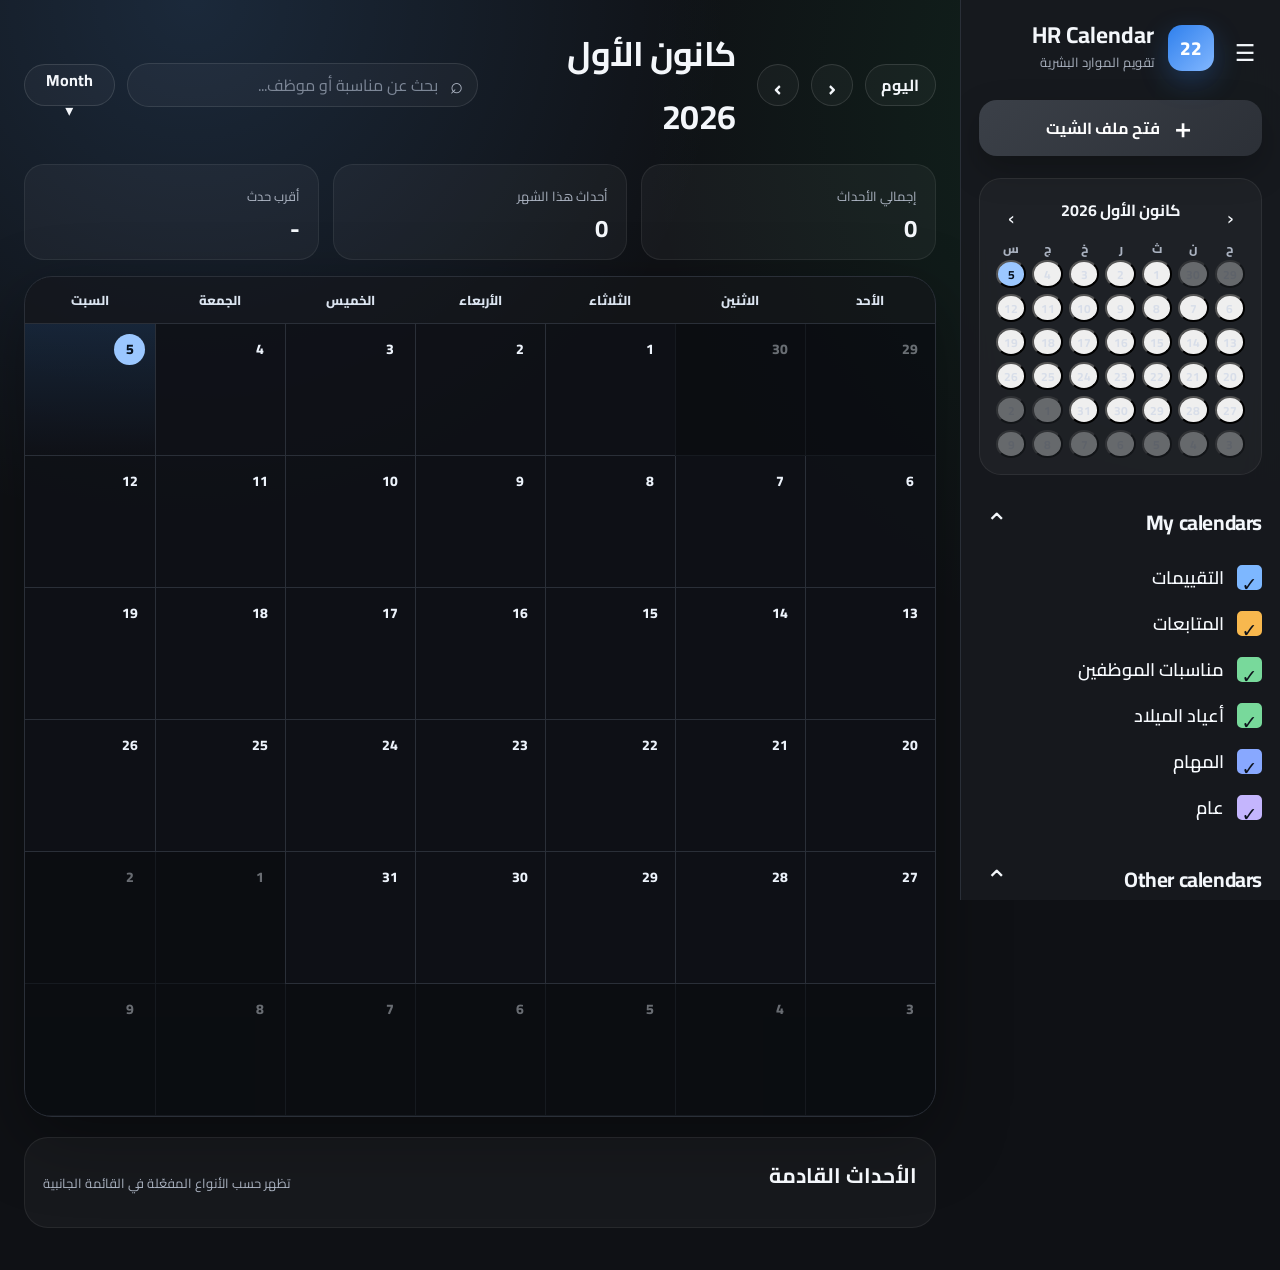
<file: index.html>
<!DOCTYPE html>
<html lang="ar" dir="rtl">
<head>
  <meta charset="UTF-8" />
  <meta name="viewport" content="width=device-width, initial-scale=1.0" />
  <title>HR Calendar | تقويم الموارد البشرية</title>
  <link rel="preconnect" href="https://fonts.googleapis.com">
  <link rel="preconnect" href="https://fonts.gstatic.com" crossorigin>
  <link href="https://fonts.googleapis.com/css2?family=Cairo:wght@400;500;600;700;800&display=swap" rel="stylesheet">
  <link rel="stylesheet" href="styles.css" />
</head>
<body>
  <div class="app-shell">
    <aside class="sidebar" id="sidebar">
      <div class="sidebar-header">
        <div class="hamburger" id="closeSidebar" title="إغلاق القائمة">☰</div>
        <div class="brand-icon">22</div>
        <div>
          <h1>HR Calendar</h1>
          <p>تقويم الموارد البشرية</p>
        </div>
      </div>

      <button class="create-btn" id="openSheetBtn" type="button">
        <span>＋</span>
        فتح ملف الشيت
      </button>

      <section class="mini-calendar-card">
        <div class="mini-calendar-top">
          <button id="miniPrev" type="button">‹</button>
          <strong id="miniMonthTitle">May 2026</strong>
          <button id="miniNext" type="button">›</button>
        </div>
        <div class="mini-weekdays">
          <span>ح</span><span>ن</span><span>ث</span><span>ر</span><span>خ</span><span>ج</span><span>س</span>
        </div>
        <div class="mini-calendar" id="miniCalendar"></div>
      </section>

      <section class="calendar-list">
        <div class="group-title">
          <h2>My calendars</h2>
          <button class="collapse-btn" type="button" data-target="mainFilters">⌃</button>
        </div>
        <div id="mainFilters" class="filter-list"></div>

        <div class="group-title other-title">
          <h2>Other calendars</h2>
          <button class="collapse-btn" type="button" data-target="otherFilters">⌃</button>
        </div>
        <div id="otherFilters" class="filter-list"></div>
      </section>

      <section class="connection-card">
        <div class="connection-line">
          <span id="connectionDot" class="dot waiting"></span>
          <div>
            <strong>حالة الاتصال</strong>
            <p id="connectionStatus">جاري الاتصال بالشيت...</p>
          </div>
        </div>
        <button id="refreshBtn" type="button">تحديث البيانات</button>
      </section>
    </aside>

    <main class="main-content">
      <header class="topbar">
        <div class="left-controls">
          <button class="icon-btn mobile-only" id="openSidebar" type="button">☰</button>
          <button class="today-btn" id="todayBtn" type="button">اليوم</button>
          <button class="icon-btn" id="prevMonth" type="button">‹</button>
          <button class="icon-btn" id="nextMonth" type="button">›</button>
          <h2 id="monthTitle">May 2026</h2>
        </div>

        <div class="right-controls">
          <div class="search-box">
            <span>⌕</span>
            <input id="searchInput" type="search" placeholder="بحث عن مناسبة أو موظف..." autocomplete="off" />
          </div>
          <button class="view-pill" type="button">Month ▾</button>
        </div>
      </header>

      <section class="stats-row">
        <article class="stat-card">
          <span>إجمالي الأحداث</span>
          <strong id="totalEvents">0</strong>
        </article>
        <article class="stat-card">
          <span>أحداث هذا الشهر</span>
          <strong id="monthEvents">0</strong>
        </article>
        <article class="stat-card">
          <span>أقرب حدث</span>
          <strong id="nearestEvent">-</strong>
        </article>
      </section>

      <section class="calendar-panel">
        <div class="weekdays-row">
          <div>الأحد</div>
          <div>الاثنين</div>
          <div>الثلاثاء</div>
          <div>الأربعاء</div>
          <div>الخميس</div>
          <div>الجمعة</div>
          <div>السبت</div>
        </div>
        <div class="calendar-grid" id="calendarGrid"></div>
      </section>

      <section class="upcoming-panel">
        <div class="section-heading">
          <h3>الأحداث القادمة</h3>
          <p>تظهر حسب الأنواع المفعّلة في القائمة الجانبية</p>
        </div>
        <div id="upcomingList" class="upcoming-list"></div>
      </section>
    </main>
  </div>

  <div class="overlay" id="overlay"></div>

  <div class="event-modal" id="eventModal" aria-hidden="true">
    <div class="modal-card">
      <button class="modal-close" id="closeModal" type="button">×</button>
      <div class="modal-color" id="modalColor"></div>
      <h3 id="modalTitle">عنوان المناسبة</h3>
      <div class="modal-meta">
        <span id="modalDate">التاريخ</span>
        <span id="modalType">النوع</span>
      </div>
      <p id="modalDescription">تفاصيل المناسبة</p>
      <div class="modal-actions">
        <button id="copyEventBtn" type="button">نسخ التفاصيل</button>
        <button id="modalSheetBtn" type="button">فتح الشيت</button>
      </div>
    </div>
  </div>

  <script src="script.js"></script>
</body>
</html>
</file>
<file: styles.css>
:root {
  --bg: #0f1115;
  --panel: #17191f;
  --panel-2: #202329;
  --line: #2a2f38;
  --text: #f4f7fb;
  --muted: #aab2c0;
  --muted-2: #7d8797;
  --blue: #5aa7ff;
  --shadow: 0 24px 70px rgba(0, 0, 0, .35);
  --radius-xl: 28px;
  --radius-lg: 18px;
}

* { box-sizing: border-box; }

body {
  margin: 0;
  min-height: 100vh;
  background:
    radial-gradient(circle at 15% 0%, rgba(90, 167, 255, .16), transparent 32%),
    radial-gradient(circle at 95% 8%, rgba(34, 197, 94, .12), transparent 34%),
    var(--bg);
  color: var(--text);
  font-family: "Cairo", system-ui, -apple-system, BlinkMacSystemFont, "Segoe UI", sans-serif;
}

button, input { font: inherit; }
button { cursor: pointer; }

.app-shell {
  min-height: 100vh;
  display: grid;
  grid-template-columns: 320px 1fr;
}

.sidebar {
  background: rgba(23, 25, 31, .92);
  backdrop-filter: blur(18px);
  border-left: 1px solid var(--line);
  padding: 22px 18px;
  position: sticky;
  top: 0;
  height: 100vh;
  overflow: auto;
  z-index: 10;
}

.sidebar-header {
  display: flex;
  align-items: center;
  gap: 14px;
  margin-bottom: 26px;
}

.hamburger {
  width: 34px;
  height: 34px;
  border-radius: 12px;
  display: grid;
  place-items: center;
  color: var(--text);
  background: transparent;
  font-size: 23px;
}

.brand-icon {
  width: 46px;
  height: 46px;
  border-radius: 14px;
  display: grid;
  place-items: center;
  font-weight: 800;
  font-size: 19px;
  color: white;
  background: linear-gradient(135deg, #2f80ed, #82b7ff);
  box-shadow: 0 10px 28px rgba(47, 128, 237, .28);
}

.sidebar h1 {
  margin: 0;
  font-size: 23px;
  line-height: 1.1;
}

.sidebar p {
  margin: 3px 0 0;
  color: var(--muted);
  font-size: 13px;
}

.create-btn {
  width: 100%;
  border: 0;
  height: 56px;
  border-radius: 18px;
  color: #fff;
  background: linear-gradient(135deg, #3b4048, #2c3037);
  display: flex;
  align-items: center;
  justify-content: center;
  gap: 10px;
  font-weight: 700;
  box-shadow: 0 14px 35px rgba(0, 0, 0, .24);
  transition: .2s ease;
}

.create-btn:hover { transform: translateY(-1px); filter: brightness(1.12); }
.create-btn span { font-size: 25px; }

.mini-calendar-card,
.connection-card {
  margin-top: 22px;
  background: rgba(255,255,255,.035);
  border: 1px solid rgba(255,255,255,.07);
  border-radius: 22px;
  padding: 16px;
}

.mini-calendar-top {
  display: flex;
  align-items: center;
  justify-content: space-between;
  margin-bottom: 12px;
}

.mini-calendar-top button {
  width: 30px;
  height: 30px;
  border: 0;
  background: transparent;
  color: var(--text);
  font-size: 22px;
  border-radius: 10px;
}

.mini-calendar-top button:hover { background: rgba(255,255,255,.08); }

.mini-weekdays,
.mini-calendar {
  display: grid;
  grid-template-columns: repeat(7, 1fr);
  gap: 6px;
  text-align: center;
}

.mini-weekdays span {
  color: var(--muted);
  font-size: 12px;
  font-weight: 800;
}

.mini-day {
  height: 28px;
  border-radius: 50%;
  display: grid;
  place-items: center;
  color: #d8dee9;
  font-size: 12px;
  font-weight: 700;
}

.mini-day.has-event { box-shadow: inset 0 -3px 0 currentColor; }
.mini-day.today { background: #9bc7ff; color: #07111f; }
.mini-day.other { opacity: .35; }

.calendar-list { margin-top: 28px; }

.group-title {
  display: flex;
  align-items: center;
  justify-content: space-between;
  margin: 18px 0 12px;
}

.group-title h2 {
  margin: 0;
  font-size: 21px;
  letter-spacing: -.4px;
}

.collapse-btn {
  border: 0;
  background: transparent;
  color: var(--text);
  font-size: 28px;
  line-height: 1;
  border-radius: 10px;
}

.other-title { margin-top: 30px; }

.filter-item {
  display: flex;
  align-items: center;
  gap: 13px;
  min-height: 46px;
  user-select: none;
  cursor: pointer;
}

.filter-item input { display: none; }

.check-box {
  width: 25px;
  height: 25px;
  border-radius: 5px;
  border: 2px solid currentColor;
  display: grid;
  place-items: center;
  flex: 0 0 auto;
  transition: .18s ease;
}

.filter-item input:checked + .check-box::after {
  content: "✓";
  color: #0d121c;
  font-size: 19px;
  font-weight: 900;
  transform: translateY(-1px);
}

.filter-item input:not(:checked) + .check-box { background: transparent !important; }
.filter-item input:not(:checked) + .check-box::after { display: none; }

.filter-label {
  color: #f8fbff;
  font-size: 18px;
  font-weight: 600;
}

.connection-line {
  display: flex;
  gap: 12px;
  align-items: flex-start;
}

.dot {
  width: 11px;
  height: 11px;
  border-radius: 50%;
  margin-top: 7px;
  background: var(--muted-2);
  box-shadow: 0 0 0 6px rgba(125, 135, 151, .12);
}
.dot.connected { background: #22c55e; box-shadow: 0 0 0 6px rgba(34,197,94,.15); }
.dot.error { background: #ef4444; box-shadow: 0 0 0 6px rgba(239,68,68,.15); }
.dot.waiting { background: #f59e0b; box-shadow: 0 0 0 6px rgba(245,158,11,.15); }

.connection-card strong { display: block; font-size: 14px; }
.connection-card p { margin: 2px 0 0; }

#refreshBtn {
  margin-top: 14px;
  width: 100%;
  border: 1px solid var(--line);
  background: #232832;
  color: var(--text);
  border-radius: 14px;
  height: 42px;
}

.main-content {
  min-width: 0;
  padding: 22px 24px 42px;
}

.topbar {
  min-height: 60px;
  display: flex;
  align-items: center;
  justify-content: space-between;
  gap: 18px;
  margin-bottom: 16px;
}

.left-controls,
.right-controls {
  display: flex;
  align-items: center;
  gap: 12px;
}

.icon-btn,
.today-btn,
.view-pill {
  border: 1px solid rgba(255,255,255,.12);
  background: rgba(255,255,255,.035);
  color: var(--text);
  border-radius: 999px;
  height: 42px;
  min-width: 42px;
  padding: 0 16px;
  font-weight: 700;
  transition: .18s ease;
}

.icon-btn { padding: 0; font-size: 24px; }
.icon-btn:hover,
.today-btn:hover,
.view-pill:hover { background: rgba(255,255,255,.08); }

#monthTitle {
  margin: 0 10px 0 0;
  font-size: clamp(24px, 3vw, 34px);
  letter-spacing: -.7px;
}

.search-box {
  width: min(360px, 34vw);
  height: 44px;
  border: 1px solid rgba(255,255,255,.10);
  background: rgba(255,255,255,.035);
  border-radius: 999px;
  display: flex;
  align-items: center;
  gap: 10px;
  padding: 0 14px;
}

.search-box span { color: var(--muted); font-size: 22px; }
.search-box input {
  width: 100%;
  border: 0;
  outline: 0;
  background: transparent;
  color: var(--text);
}
.search-box input::placeholder { color: var(--muted-2); }

.stats-row {
  display: grid;
  grid-template-columns: repeat(3, minmax(0, 1fr));
  gap: 14px;
  margin-bottom: 16px;
}

.stat-card {
  background: rgba(255,255,255,.04);
  border: 1px solid rgba(255,255,255,.07);
  border-radius: 20px;
  padding: 15px 18px;
}

.stat-card span {
  color: var(--muted);
  font-size: 13px;
}

.stat-card strong {
  display: block;
  margin-top: 5px;
  font-size: 24px;
  line-height: 1.2;
}

.calendar-panel {
  background: rgba(5, 7, 12, .55);
  border: 1px solid var(--line);
  border-radius: var(--radius-xl);
  overflow: hidden;
  box-shadow: var(--shadow);
}

.weekdays-row,
.calendar-grid {
  display: grid;
  grid-template-columns: repeat(7, minmax(0, 1fr));
}

.weekdays-row {
  background: rgba(255,255,255,.035);
  border-bottom: 1px solid var(--line);
}

.weekdays-row div {
  min-height: 46px;
  display: grid;
  place-items: center;
  color: #dbe4f0;
  font-weight: 800;
  font-size: 13px;
}

.day-cell {
  min-height: 132px;
  padding: 10px;
  border-left: 1px solid var(--line);
  border-bottom: 1px solid var(--line);
  position: relative;
  background: rgba(18, 20, 26, .62);
  transition: .18s ease;
  overflow: hidden;
}

.day-cell:nth-child(7n) { border-left: 0; }
.day-cell:hover { background: rgba(34, 38, 48, .78); }
.day-cell.other-month { opacity: .42; }
.day-cell.today { background: linear-gradient(180deg, rgba(90,167,255,.15), rgba(18,20,26,.62)); }

.day-top {
  display: flex;
  justify-content: space-between;
  align-items: center;
  margin-bottom: 7px;
}

.day-number {
  width: 31px;
  height: 31px;
  border-radius: 50%;
  display: grid;
  place-items: center;
  color: #edf3fb;
  font-weight: 800;
  font-size: 14px;
}

.today .day-number { background: #9bc7ff; color: #06111f; }

.day-count {
  font-size: 11px;
  color: var(--muted);
  background: rgba(255,255,255,.06);
  padding: 2px 7px;
  border-radius: 999px;
}

.events-stack {
  display: flex;
  flex-direction: column;
  gap: 6px;
}

.event-chip {
  border: 0;
  text-align: right;
  min-height: 28px;
  border-radius: 9px;
  color: #08111e;
  padding: 4px 8px;
  display: flex;
  align-items: center;
  gap: 7px;
  font-size: 12px;
  font-weight: 800;
  box-shadow: 0 8px 18px rgba(0,0,0,.16);
  max-width: 100%;
}

.event-chip span {
  white-space: nowrap;
  overflow: hidden;
  text-overflow: ellipsis;
}

.more-events {
  color: #9bc7ff;
  font-size: 12px;
  font-weight: 700;
  padding-right: 6px;
}

.upcoming-panel {
  margin-top: 20px;
  background: rgba(255,255,255,.035);
  border: 1px solid rgba(255,255,255,.07);
  border-radius: 24px;
  padding: 18px;
}

.section-heading {
  display: flex;
  align-items: end;
  justify-content: space-between;
  gap: 12px;
  margin-bottom: 14px;
}

.section-heading h3 { margin: 0; font-size: 21px; }
.section-heading p { margin: 0; color: var(--muted); font-size: 13px; }

.upcoming-list {
  display: grid;
  grid-template-columns: repeat(2, minmax(0, 1fr));
  gap: 10px;
}

.upcoming-item {
  border: 1px solid rgba(255,255,255,.07);
  background: rgba(0,0,0,.13);
  border-radius: 16px;
  padding: 12px;
  display: grid;
  grid-template-columns: 5px 1fr;
  gap: 10px;
  transition: .18s ease;
}

.upcoming-item:hover { transform: translateY(-1px); background: rgba(255,255,255,.055); }
.upcoming-bar { border-radius: 999px; }
.upcoming-item h4 { margin: 0; font-size: 15px; }
.upcoming-item p { margin: 4px 0 0; color: var(--muted); font-size: 12px; }

.empty-state {
  grid-column: 1 / -1;
  padding: 26px;
  text-align: center;
  color: var(--muted);
  border: 1px dashed rgba(255,255,255,.14);
  border-radius: 18px;
}

.overlay {
  position: fixed;
  inset: 0;
  display: none;
  background: rgba(0,0,0,.55);
  z-index: 18;
}
.overlay.show { display: block; }

.event-modal {
  position: fixed;
  inset: 0;
  display: none;
  place-items: center;
  padding: 22px;
  z-index: 20;
}
.event-modal.show { display: grid; }

.modal-card {
  width: min(520px, 100%);
  background: #171a21;
  border: 1px solid rgba(255,255,255,.10);
  border-radius: 28px;
  padding: 24px;
  box-shadow: 0 28px 90px rgba(0,0,0,.5);
  position: relative;
  overflow: hidden;
}

.modal-close {
  position: absolute;
  top: 14px;
  left: 14px;
  width: 36px;
  height: 36px;
  border: 0;
  border-radius: 50%;
  background: rgba(255,255,255,.08);
  color: #fff;
  font-size: 24px;
}

.modal-color {
  width: 56px;
  height: 8px;
  border-radius: 999px;
  margin-bottom: 18px;
}

.modal-card h3 {
  margin: 0 0 12px;
  font-size: 24px;
  line-height: 1.35;
}

.modal-meta {
  display: flex;
  flex-wrap: wrap;
  gap: 8px;
  margin-bottom: 14px;
}

.modal-meta span {
  background: rgba(255,255,255,.07);
  color: #dce6f3;
  border-radius: 999px;
  padding: 6px 11px;
  font-size: 13px;
}

#modalDescription {
  white-space: pre-line;
  color: #d5ddea;
  line-height: 1.9;
  background: rgba(0,0,0,.18);
  border-radius: 18px;
  padding: 14px;
  margin: 0;
}

.modal-actions {
  display: flex;
  gap: 10px;
  margin-top: 16px;
}

.modal-actions button {
  flex: 1;
  border: 1px solid rgba(255,255,255,.10);
  background: #252a34;
  color: var(--text);
  border-radius: 14px;
  height: 43px;
  font-weight: 800;
}

.mobile-only { display: none; }

@media (max-width: 1120px) {
  .app-shell { grid-template-columns: 1fr; }
  .sidebar {
    position: fixed;
    right: 0;
    transform: translateX(105%);
    width: min(330px, 86vw);
    transition: .22s ease;
  }
  .sidebar.open { transform: translateX(0); }
  .mobile-only { display: inline-grid; }
  .main-content { padding: 18px; }
}

@media (max-width: 760px) {
  .topbar { align-items: stretch; flex-direction: column; }
  .left-controls, .right-controls { flex-wrap: wrap; }
  .search-box { width: 100%; }
  .stats-row { grid-template-columns: 1fr; }
  .calendar-panel { border-radius: 18px; overflow-x: auto; }
  .weekdays-row, .calendar-grid { min-width: 760px; }
  .upcoming-list { grid-template-columns: 1fr; }
  .section-heading { align-items: flex-start; flex-direction: column; }
}
</file>
